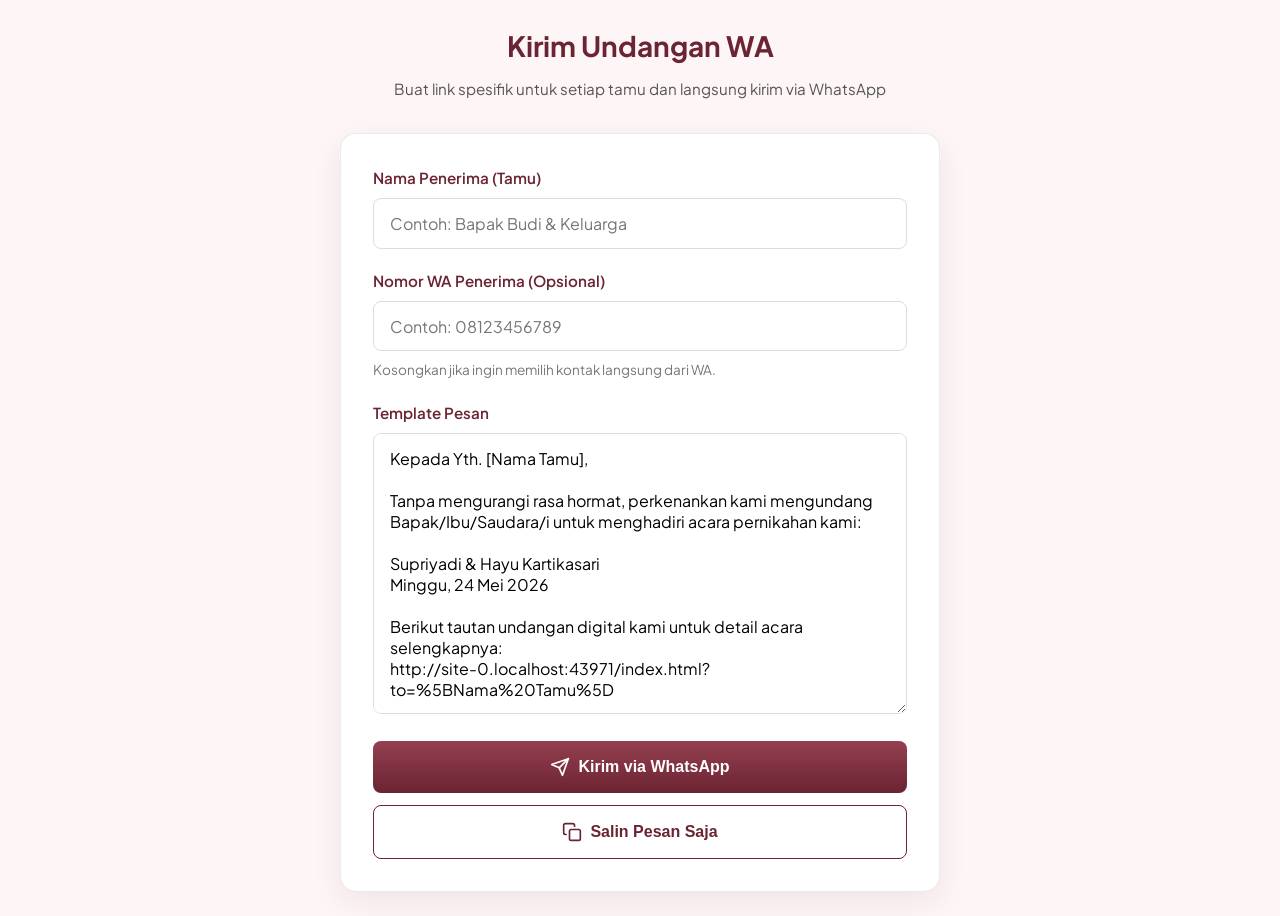
<file: share.html>
<!DOCTYPE html>
<html lang="id">

<head>
  <meta charset="UTF-8" />
  <title>Generator Undangan WA</title>
  <meta name="viewport" content="width=device-width, initial-scale=1.0" />
  <link rel="icon" type="image/png" href="images/favicon.png" />
  <link rel="preconnect" href="https://fonts.googleapis.com" />
  <link rel="preconnect" href="https://fonts.gstatic.com" crossorigin />
  <link href="https://fonts.googleapis.com/css2?family=Plus+Jakarta+Sans:wght@400;500;600;700&display=swap"
    rel="stylesheet" />
  <style>
    :root {
      --maroon-800: #6b2433;
      --maroon-600: #943f4f;
      --maroon-400: #c46675;
      --maroon-100: #f8ecee;
      --ink: #1a0c10;
      --bg: #fdf5f6;
    }

    body {
      font-family: "Plus Jakarta Sans", system-ui, sans-serif;
      max-width: 600px;
      margin: 0 auto;
      padding: 1.5rem;
      background: var(--bg);
      color: var(--ink);
      line-height: 1.6;
    }

    .header {
      text-align: center;
      margin-bottom: 2rem;
    }

    .header h1 {
      margin: 0 0 0.5rem;
      font-size: 1.75rem;
      color: var(--maroon-800);
    }

    .header p {
      margin: 0;
      color: #555;
      font-size: 0.95rem;
    }

    .card {
      background: #fff;
      padding: 2rem;
      border-radius: 1rem;
      box-shadow: 0 10px 30px rgba(107, 36, 51, 0.08);
      border: 1px solid rgba(107, 36, 51, 0.1);
    }

    .field {
      margin-bottom: 1.25rem;
    }

    label {
      display: block;
      margin-bottom: 0.5rem;
      font-weight: 600;
      font-size: 0.95rem;
      color: var(--maroon-800);
    }

    input,
    textarea {
      width: 100%;
      padding: 0.85rem 1rem;
      border: 1px solid #ddd;
      border-radius: 0.5rem;
      box-sizing: border-box;
      font-family: inherit;
      font-size: 1rem;
      transition: border-color 0.2s, box-shadow 0.2s;
    }

    input:focus,
    textarea:focus {
      outline: none;
      border-color: var(--maroon-400);
      box-shadow: 0 0 0 3px rgba(196, 102, 117, 0.2);
    }

    .btn {
      width: 100%;
      padding: 1rem;
      background: linear-gradient(180deg, var(--maroon-600) 0%, var(--maroon-800) 100%);
      color: white;
      border: none;
      border-radius: 0.5rem;
      font-weight: 600;
      font-size: 1rem;
      cursor: pointer;
      transition: transform 0.2s, box-shadow 0.2s;
      display: flex;
      align-items: center;
      justify-content: center;
      gap: 0.5rem;
    }

    .btn:hover {
      transform: translateY(-2px);
      box-shadow: 0 8px 20px rgba(107, 36, 51, 0.25);
    }

    .btn:active {
      transform: translateY(0);
    }

    .btn-secondary {
      background: #fff;
      color: var(--maroon-800);
      border: 1px solid var(--maroon-800);
      margin-top: 0.75rem;
    }

    .btn-secondary:hover {
      background: var(--maroon-100);
      box-shadow: none;
    }

    .copy-success {
      display: none;
      text-align: center;
      color: #2e7d32;
      font-size: 0.9rem;
      margin-top: 0.5rem;
      font-weight: 500;
    }

    .note {
      font-size: 0.85rem;
      color: #777;
      margin-top: 0.5rem;
    }
  </style>
</head>

<body>
  <div class="header">
    <h1>Kirim Undangan WA</h1>
    <p>Buat link spesifik untuk setiap tamu dan langsung kirim via WhatsApp</p>
  </div>

  <div class="card">
    <div class="field">
      <label for="guestName">Nama Penerima (Tamu)</label>
      <input type="text" id="guestName" placeholder="Contoh: Bapak Budi & Keluarga" autocomplete="off" />
    </div>

    <div class="field">
      <label for="guestWa">Nomor WA Penerima (Opsional)</label>
      <input type="tel" id="guestWa" placeholder="Contoh: 08123456789" autocomplete="off" />
      <div class="note">Kosongkan jika ingin memilih kontak langsung dari WA.</div>
    </div>

    <div class="field">
      <label for="message">Template Pesan</label>
      <textarea id="message" rows="12"></textarea>
    </div>

    <button type="button" class="btn" id="sendBtn">
      <svg width="20" height="20" viewBox="0 0 24 24" fill="none" stroke="currentColor" stroke-width="2"
        stroke-linecap="round" stroke-linejoin="round">
        <path d="M22 2L11 13"></path>
        <path d="M22 2l-7 20-4-9-9-4 20-7z"></path>
      </svg>
      Kirim via WhatsApp
    </button>
    <button type="button" class="btn btn-secondary" id="copyBtn">
      <svg width="20" height="20" viewBox="0 0 24 24" fill="none" stroke="currentColor" stroke-width="2"
        stroke-linecap="round" stroke-linejoin="round">
        <rect x="9" y="9" width="13" height="13" rx="2" ry="2"></rect>
        <path d="M5 15H4a2 2 0 0 1-2-2V4a2 2 0 0 1 2-2h9a2 2 0 0 1 2 2v1"></path>
      </svg>
      Salin Pesan Saja
    </button>
    <div class="copy-success" id="copySuccess">Teks pesan berhasil disalin!</div>
  </div>

  <script>
    (function () {
      let baseUrl = window.location.href.split("share.html")[0];
      if (baseUrl.endsWith("/")) {
        baseUrl = baseUrl.slice(0, -1);
      }
      const invitationUrl = baseUrl + "/index.html";

      const guestNameInput = document.getElementById("guestName");
      const guestWaInput = document.getElementById("guestWa");
      const messageInput = document.getElementById("message");
      const sendBtn = document.getElementById("sendBtn");
      const copyBtn = document.getElementById("copyBtn");
      const copySuccess = document.getElementById("copySuccess");

      function updateMessage() {
        const name = guestNameInput.value.trim() || "[Nama Tamu]";
        const link = invitationUrl + "?to=" + encodeURIComponent(name);

        const msg =
          "Kepada Yth. " +
          name +
          ",\n\n" +
          "Tanpa mengurangi rasa hormat, perkenankan kami mengundang Bapak/Ibu/Saudara/i untuk menghadiri acara pernikahan kami:\n\n" +
          "Supriyadi & Hayu Kartikasari\n" +
          "Minggu, 24 Mei 2026\n\n" +
          "Berikut tautan undangan digital kami untuk detail acara selengkapnya:\n" +
          link +
          "\n\n" +
          "Merupakan suatu kehormatan dan kebahagiaan bagi kami apabila Bapak/Ibu/Saudara/i berkenan hadir dan memberikan doa restu.\n\n" +
          "Terima kasih.";

        messageInput.value = msg;
      }

      guestNameInput.addEventListener("input", updateMessage);
      updateMessage();

      sendBtn.addEventListener("click", function () {
        let wa = guestWaInput.value.replace(/\D/g, "");

        if (wa.startsWith("0")) {
          wa = "62" + wa.substring(1);
        }

        const text = encodeURIComponent(messageInput.value);

        let waUrl = "https://wa.me/" + wa + "?text=" + text;
        if (!wa) {
          waUrl = "https://wa.me/?text=" + text;
        }

        window.open(waUrl, "_blank");
      });

      copyBtn.addEventListener("click", function () {
        const text = messageInput.value;
        navigator.clipboard.writeText(text).then(function () {
          copySuccess.style.display = "block";
          setTimeout(function () {
            copySuccess.style.display = "none";
          }, 2500);
        });
      });
    })();
  </script>
</body>

</html>
</file>
